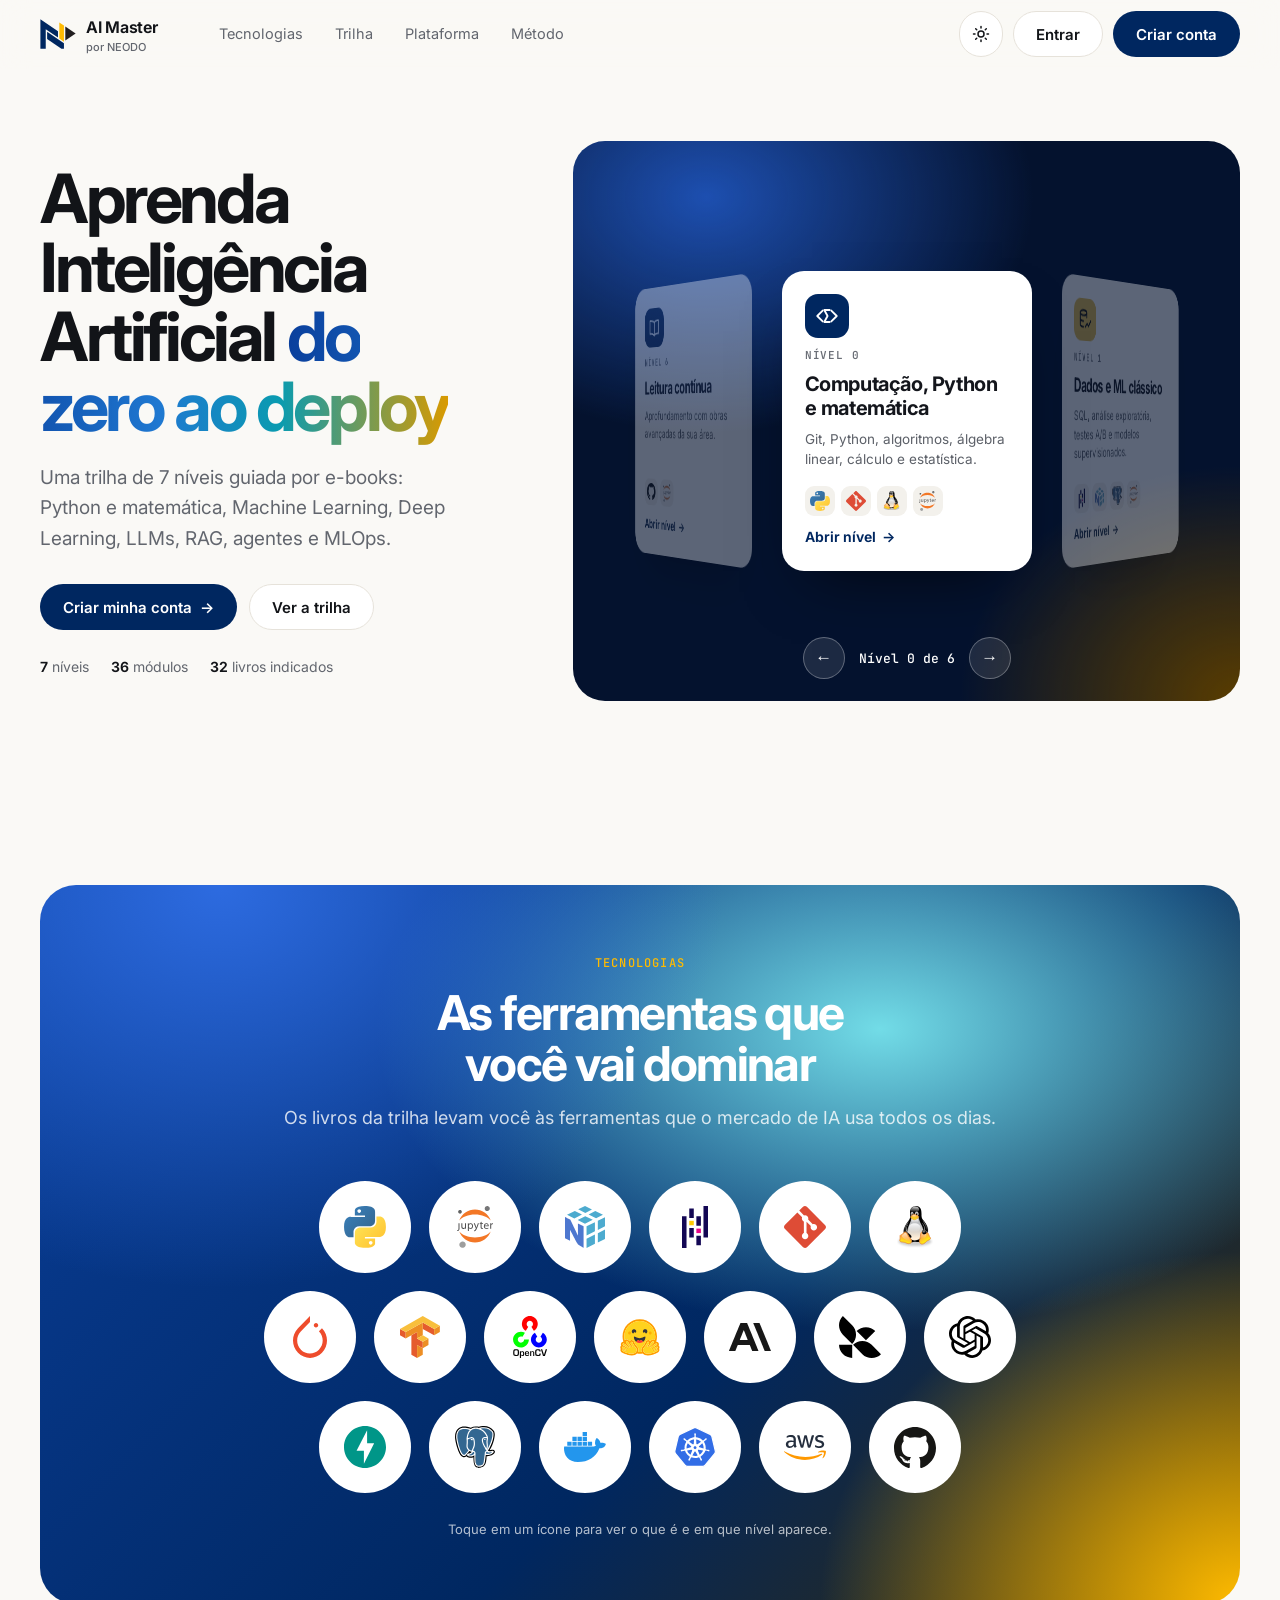
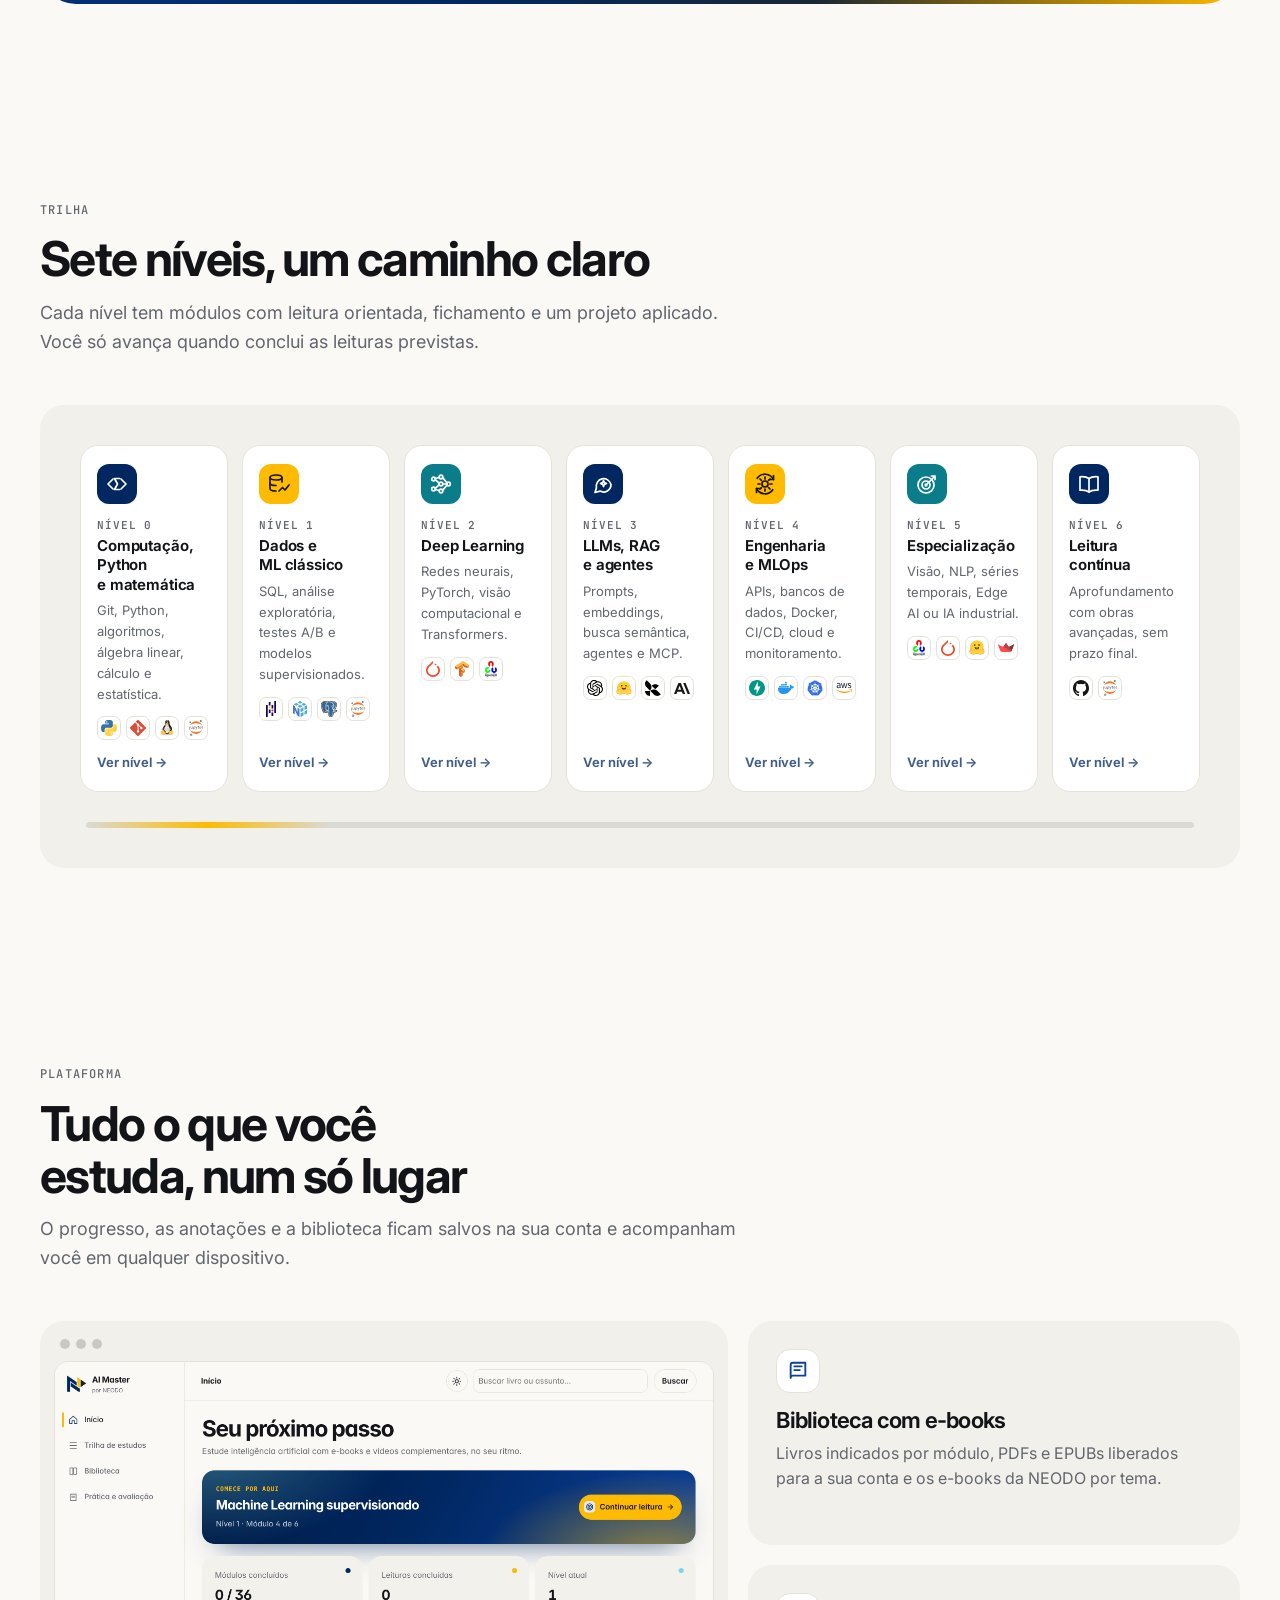
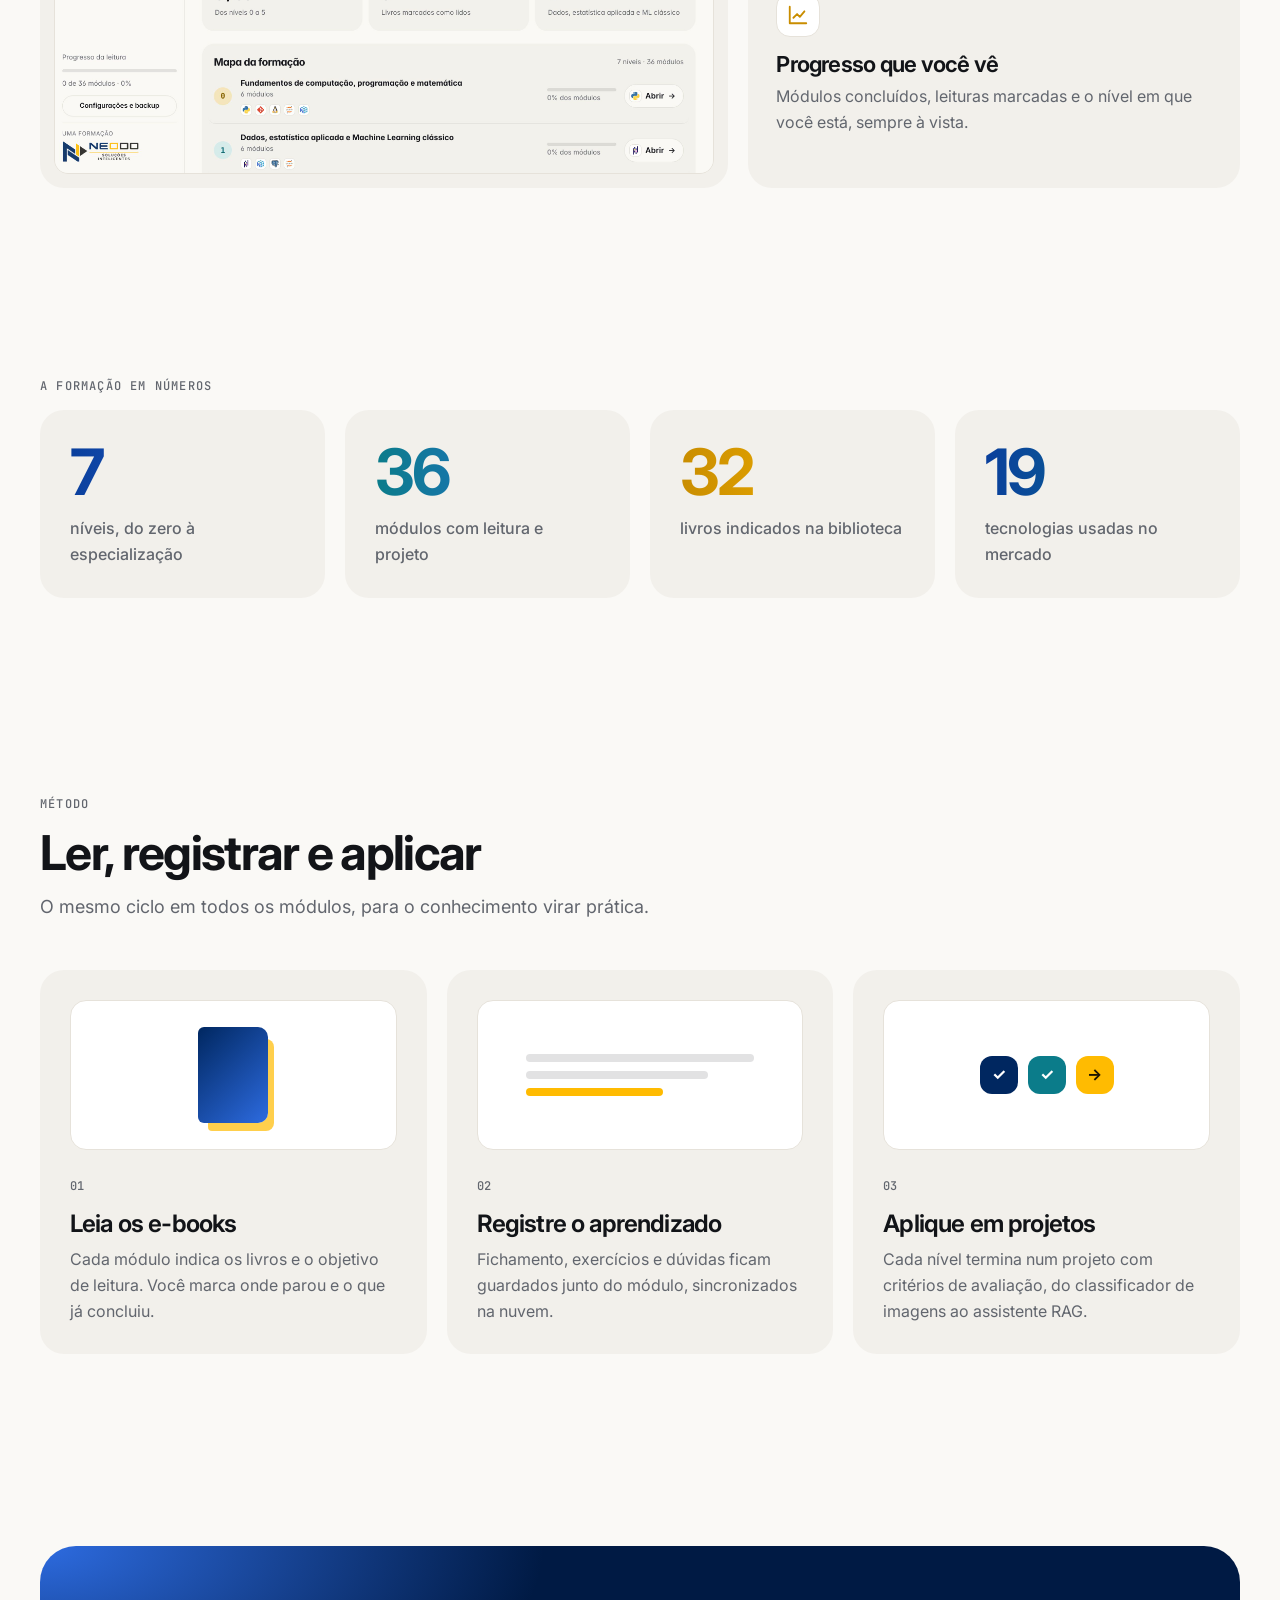
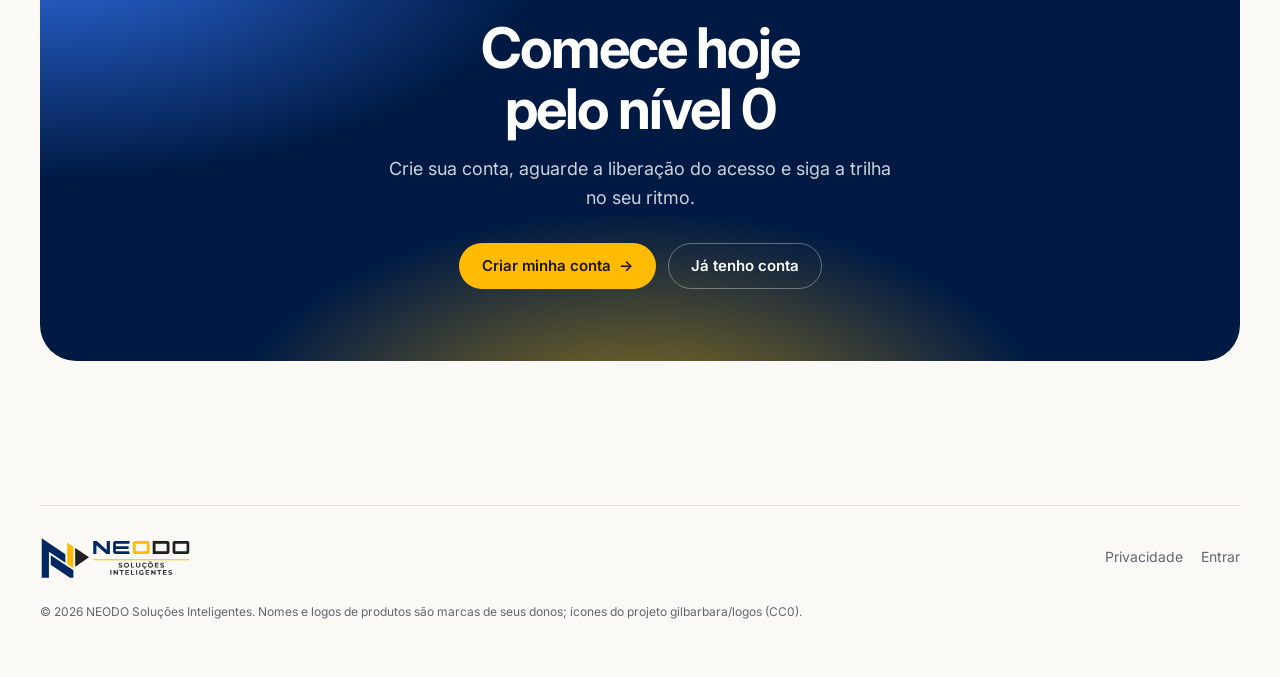
<file: docs/index.html>
<!DOCTYPE html>
<html lang="pt-BR" data-type="software" data-theme="light">
<head>
<meta charset="utf-8">
<meta name="viewport" content="width=device-width, initial-scale=1">
<meta name="site-kind" content="software">
<title>AI Master · NEODO — Formação em Inteligência Artificial por e-books</title>
<meta name="description" content="Trilha em 7 níveis para aprender Inteligência Artificial: de Python e matemática a LLMs, RAG, agentes e MLOps, com e-books, fichamentos, projetos e progresso salvo na nuvem.">
<meta name="theme-color" content="#faf9f6">
<meta property="og:type" content="website">
<meta property="og:title" content="AI Master · NEODO — Formação em Inteligência Artificial">
<meta property="og:description" content="7 níveis e 36 módulos, de Python a LLMs, RAG e MLOps, guiados por e-books.">
<meta property="og:image" content="https://neodo-solucoes.github.io/ai-master/share.jpg">
<meta property="og:url" content="https://neodo-solucoes.github.io/ai-master/">
<meta name="twitter:card" content="summary_large_image">
<link rel="icon" href="brand/neodo-simbolo.svg" type="image/svg+xml">
<link rel="preconnect" href="https://fonts.googleapis.com"><link rel="preconnect" href="https://fonts.gstatic.com" crossorigin>
<link href="https://fonts.googleapis.com/css2?family=Inter:wght@400;500;600;700&family=JetBrains+Mono:wght@500&display=swap" rel="stylesheet">
<script>
/* Links antigos de confirmação/recuperação apontavam para a raiz: leva o token para o app. */
(function(){var h=location.hash,q=location.search;if(/access_token|type=recovery|error_description/.test(h)||/[?&]code=/.test(q)){location.replace('app.html'+q+h)}
try{var t=localStorage.getItem('ai_master_landing_theme');var st=JSON.parse(localStorage.getItem('ai_master_ebooks_state')||'null');t=t||(st&&localStorage.getItem('ai_master_theme_chosen')?st.theme:null)||(matchMedia('(prefers-color-scheme: dark)').matches?'dark':'light');document.documentElement.dataset.theme=t}catch(e){}})();
</script>
<style>
:root{--navy:#002760;--navy2:#0a3f9c;--amber:#FFBB01;--cyan:#72dce7;--ink:#121418;--muted:#62666e;--bg:#faf9f6;--surface:#f2f0eb;--line:#e6e2da;--card:#ffffff;
  --accent:#002760;--accent-ink:#fff;--action:#002760;--action-ink:#fff;--glass:rgb(250 249 246/.72);
  --ease:cubic-bezier(.2,.8,.2,1);--enter:cubic-bezier(.22,1,.36,1);--r:24px;--wrap:1200px}
html[data-theme=dark]{--ink:#f3f5f9;--muted:#9ba5b4;--bg:#0a0e16;--surface:#121926;--line:#202a3a;--card:#141b28;--accent:#FFBB01;--accent-ink:#1c1500;--action:#FFBB01;--action-ink:#1c1500;--glass:rgb(10 14 22/.7)}
*{box-sizing:border-box}html{scroll-behavior:smooth}
body{margin:0;background:var(--bg);color:var(--ink);font:16px/1.6 Inter,system-ui,-apple-system,'Segoe UI',sans-serif;-webkit-font-smoothing:antialiased;overflow-x:hidden;transition:background-color .4s var(--ease),color .3s}
img{max-width:100%;height:auto;display:block}a{color:inherit}
h1,h2,h3{margin:0;letter-spacing:-.035em;line-height:1.08;text-wrap:balance}p{margin:0}
.wrap{width:min(var(--wrap),100% - 48px);margin-inline:auto}
.eyebrow{font:500 12px/1 'JetBrains Mono',ui-monospace,monospace;letter-spacing:.1em;text-transform:uppercase;color:var(--muted)}
.btn{display:inline-flex;align-items:center;justify-content:center;gap:8px;min-height:46px;padding:0 22px;border-radius:999px;font:600 15px/1 Inter,sans-serif;text-decoration:none;border:1px solid var(--line);background:var(--card);color:var(--ink);cursor:pointer;transition:transform .15s var(--ease),background-color .15s var(--ease),box-shadow .25s var(--ease),border-color .15s}
.btn:hover{transform:translateY(-1px);border-color:color-mix(in srgb,var(--ink) 25%,var(--line))}
.btn:active{transform:translateY(0) scale(.97)}
.btn--primary{background:var(--action);color:var(--action-ink);border-color:transparent}
.btn--primary:hover{box-shadow:0 12px 28px -12px color-mix(in srgb,var(--action) 80%,transparent);border-color:transparent}
.btn .arr{transition:transform .25s var(--ease)}.btn:hover .arr{transform:translateX(4px)}
:focus-visible{outline:2px solid var(--accent);outline-offset:3px;border-radius:10px}
.skip{position:absolute;left:12px;top:-60px;z-index:50;background:var(--action);color:var(--action-ink);padding:10px 16px;border-radius:10px}.skip:focus{top:12px}

/* Navegação */
.nav{position:sticky;top:0;z-index:20;background:var(--glass);backdrop-filter:saturate(1.4) blur(14px);-webkit-backdrop-filter:saturate(1.4) blur(14px);border-bottom:1px solid transparent;transition:border-color .3s}
.nav.scrolled{border-bottom-color:var(--line)}
.nav .wrap{display:flex;align-items:center;gap:24px;height:68px}
.brand{display:flex;align-items:center;gap:10px;text-decoration:none;font-weight:650;letter-spacing:-.02em}
.brand img{height:30px;width:auto}.brand small{display:block;font:500 11px/1.1 Inter;color:var(--muted);letter-spacing:0}
.nav ul{display:flex;gap:4px;list-style:none;margin:0 auto 0 24px;padding:0}
.nav ul a{display:block;padding:10px 14px;border-radius:999px;text-decoration:none;font-size:14.5px;color:var(--muted);transition:color .15s,background-color .15s}
.nav ul a:hover{color:var(--ink);background:var(--surface)}
.navright{display:flex;gap:10px;align-items:center;margin-left:auto}
.ico-btn{width:44px;height:44px;padding:0;border-radius:999px;position:relative;overflow:hidden}
.ico-btn svg{width:18px;height:18px;position:absolute;transition:transform .5s var(--enter),opacity .3s}
.ico-btn .sun{opacity:0;transform:rotate(-90deg) scale(.4)}html[data-theme=light] .ico-btn .sun{opacity:1;transform:none}html[data-theme=light] .ico-btn .moon{opacity:0;transform:rotate(90deg) scale(.4)}
.on-dark{display:none!important}html[data-theme=dark] .on-dark{display:block!important}html[data-theme=dark] .on-light{display:none!important}

/* Hero */
.hero{padding:72px 0 88px;position:relative}
.hero .wrap{display:grid;grid-template-columns:minmax(0,5fr) minmax(0,7fr);gap:56px;align-items:center}
.hero h1{font-size:clamp(40px,5.4vw,68px);font-weight:700;letter-spacing:-.05em;line-height:1.02}
.hero h1 .hl{background:linear-gradient(90deg,var(--navy2),#1f78d1 40%,#0a9bb0 65%,#d99a00);-webkit-background-clip:text;background-clip:text;color:transparent}
html[data-theme=dark] .hero h1 .hl{background-image:linear-gradient(90deg,#7fb0ff,var(--cyan) 40%,var(--amber))}
.hero .lead{font-size:19px;color:var(--muted);margin:22px 0 30px;max-width:34ch}
.hero .ctas{display:flex;gap:12px;flex-wrap:wrap}
.proof{margin-top:26px;display:flex;gap:22px;flex-wrap:wrap;color:var(--muted);font-size:14px}
.proof b{color:var(--ink);font-weight:650}
.art{position:relative;height:560px;border-radius:32px;overflow:hidden;isolation:isolate;background:radial-gradient(70% 60% at 20% 10%,#1d4fb0,transparent 70%),radial-gradient(60% 60% at 100% 100%,#5a3d00,transparent 70%),#04122e}
.stage{position:absolute;inset:0;perspective:1400px;display:grid;place-items:center}
.ring{position:relative;width:250px;height:300px;transform-style:preserve-3d;transition:transform 1s var(--enter)}
.lv{position:absolute;inset:0;border-radius:22px;padding:22px;background:#fff;color:#14161c;text-decoration:none;display:flex;flex-direction:column;gap:10px;backface-visibility:hidden;box-shadow:0 30px 60px -30px rgb(0 0 0/.7);border:1px solid rgb(255 255 255/.4);transition:opacity .6s var(--ease),box-shadow .3s,filter .6s}
.lv .n{width:44px;height:44px;border-radius:13px;display:grid;place-items:center;font:600 17px 'JetBrains Mono',monospace;color:#fff;background:var(--navy)}
.lv:nth-child(3n+2) .n{background:var(--amber);color:#1c1500}.lv:nth-child(3n) .n{background:#0b7c8a}
.lv h3{font-size:20px;letter-spacing:-.02em;line-height:1.2;font-weight:700}
.lv p{font-size:13.5px;color:#5c6068;line-height:1.45}
.lv .ics{display:flex;gap:6px;margin-top:auto;flex-wrap:wrap}.lv .ics img{width:30px;height:30px;padding:5px;border-radius:9px;background:#f3f1ec;object-fit:contain}
.lv .go{font-weight:650;font-size:14px;color:var(--navy);display:flex;align-items:center;gap:6px}.lv .go i{font-style:normal;transition:transform .25s var(--ease)}
.lv:hover{box-shadow:0 34px 70px -28px rgb(0 0 0/.8),0 0 0 3px var(--amber)}.lv:hover .go i{transform:translateX(4px)}
.lv.away{opacity:.35;filter:saturate(.6)}
.carousel-ui{position:absolute;left:0;right:0;bottom:22px;display:flex;justify-content:center;align-items:center;gap:14px;color:#fff;font:500 13px 'JetBrains Mono',monospace}
.cbtn{width:42px;height:42px;border-radius:999px;border:1px solid rgb(255 255 255/.3);background:rgb(255 255 255/.1);color:#fff;font-size:17px;cursor:pointer;transition:background-color .15s,transform .15s}
.cbtn:hover{background:rgb(255 255 255/.22)}.cbtn:active{transform:scale(.94)}
.art .shot{position:absolute;right:-40px;bottom:-30px;width:78%;border-radius:18px;box-shadow:0 30px 80px -30px rgb(0 0 0/.7);border:1px solid rgb(255 255 255/.15);overflow:hidden}
.art .note{position:absolute;left:32px;bottom:32px;width:270px;background:rgb(255 255 255/.95);color:#16181d;border-radius:18px;padding:16px 18px;box-shadow:0 20px 50px -20px rgb(0 0 0/.55);font-size:13px}
.note .t{font-weight:650;font-size:14px;margin-bottom:8px}
.note .ln{display:flex;align-items:center;gap:10px;padding:7px 0;border-top:1px solid rgb(0 0 0/.07)}
.note .ln i{width:20px;height:20px;border-radius:50%;flex:none;display:grid;place-items:center;font-style:normal;font-size:12px;font-weight:700;background:#e6eefc;color:#0a3f9c}
.note .ln i.y{background:#fff3cc;color:#8a6400}
.note .bar{height:6px;border-radius:9px;background:#eceae5;margin-top:10px;overflow:hidden}.note .bar span{display:block;height:100%;width:42%;border-radius:9px;background:linear-gradient(90deg,#0a3f9c,#FFBB01);transform-origin:left;animation:fill 1.6s .9s var(--enter) both}
@keyframes fill{from{transform:scaleX(0)}}
[data-enter]>*{animation:rise .8s var(--enter) both}[data-enter]>*:nth-child(2){animation-delay:.08s}[data-enter]>*:nth-child(3){animation-delay:.16s}[data-enter]>*:nth-child(4){animation-delay:.24s}
.art[data-settle]{animation:settle 1.1s .1s var(--enter) both}
@keyframes rise{from{opacity:0;transform:translateY(18px)}}@keyframes settle{from{opacity:0;transform:translateY(24px) scale(.98)}}

/* Seções */
section{padding:96px 0;position:relative}
.head{max-width:720px;margin-bottom:48px}
.head h2{font-size:clamp(32px,3.8vw,48px);font-weight:700;margin-top:12px}
.head p{color:var(--muted);font-size:18px;margin-top:14px}
.center{text-align:center;margin-inline:auto}

/* Tecnologias: nuvem de ícones */
.tech{border-radius:36px;padding:64px 24px;overflow:hidden;position:relative;isolation:isolate;
  background:radial-gradient(60% 80% at 15% 0%,#2d6be0,transparent 70%),radial-gradient(50% 70% at 100% 100%,#FFBB01,transparent 70%),radial-gradient(60% 60% at 70% 20%,#72dce7,transparent 70%),linear-gradient(135deg,#0a3f9c,#002760 60%,#3a2a00)}
.tech .head{color:#fff}.tech .head p{color:rgb(255 255 255/.8)}.tech .eyebrow{color:#FFBB01}
.cloud{display:grid;gap:18px;justify-items:center}
.row{display:flex;gap:18px;justify-content:center}
.bub{width:92px;height:92px;border-radius:50%;display:grid;place-items:center;background:rgb(255 255 255/.18);backdrop-filter:blur(6px);-webkit-backdrop-filter:blur(6px);border:1px solid rgb(255 255 255/.25);transition:transform .3s var(--ease),background-color .3s;animation:bob 3.2s ease-in-out infinite;position:relative}
.bub img{width:42px;height:42px;object-fit:contain}
.bub:nth-child(odd){animation-delay:-1.6s}.bub:nth-child(3n){animation-delay:-.8s}
.bub:hover{transform:scale(1.1);background:rgb(255 255 255/.32)}
.bub.solid{background:#fff}
button.bub{cursor:pointer;padding:0;font:inherit}
.bub:focus-visible{outline:3px solid #FFBB01;outline-offset:3px}
.bub[aria-expanded=true]{transform:scale(1.12);box-shadow:0 0 0 4px #FFBB01,0 18px 40px -14px rgb(0 0 0/.5);animation-play-state:paused}
.cloudhint{text-align:center;color:rgb(255 255 255/.7);font-size:13px;margin-top:26px}
.tpop{position:absolute;z-index:5;width:min(320px,calc(100% - 32px));background:#fff;color:#16181d;border-radius:18px;padding:18px 18px 16px;box-shadow:0 30px 70px -24px rgb(0 0 0/.6);animation:pop .22s var(--ease) both}
.tpop::before{content:"";position:absolute;top:-7px;left:var(--ax,50%);width:14px;height:14px;background:#fff;transform:translateX(-50%) rotate(45deg);border-radius:3px}
.tpop .th{display:flex;align-items:center;gap:12px;margin-bottom:8px}.tpop .th img{width:34px;height:34px;object-fit:contain}
.tpop h3{font-size:17px;font-weight:700;letter-spacing:-.01em}
.tpop p{font-size:14px;line-height:1.5;color:#4a4e57}
.tpop a{display:inline-flex;align-items:center;gap:6px;margin-top:12px;font-size:13px;font-weight:650;color:#002760;text-decoration:none}.tpop a svg{width:18px;height:18px}
.tpop a:hover{text-decoration:underline}
.tpop .x{position:absolute;top:10px;right:10px;width:30px;height:30px;border-radius:50%;border:0;background:#f1efe9;color:#333;font-size:16px;cursor:pointer;line-height:1}
.tpop.up::before{top:auto;bottom:-7px}
@keyframes pop{from{opacity:0;transform:translateY(-6px) scale(.97)}}
.n .ticon{width:24px;height:24px}
.step .lvl,.lv .lvl{font:600 11px 'JetBrains Mono',monospace;letter-spacing:.08em;text-transform:uppercase;color:var(--muted);margin-bottom:4px}
.lv .lvl{color:#6a6e76;margin:0}
.lv .n .ticon{width:26px;height:26px}
@keyframes bob{50%{translate:0 -6px}}

/* Processo: trilha de 7 níveis */
.flow{background:var(--surface);border-radius:var(--r);padding:40px;position:relative;overflow:hidden}
.flow svg.path{position:absolute;inset:0;width:100%;height:100%;pointer-events:none}
.steps{display:grid;grid-template-columns:repeat(7,minmax(0,1fr));gap:14px;position:relative}
.step{background:var(--card);border:1px solid var(--line);border-radius:18px;padding:18px 16px;transition:transform .25s var(--ease),box-shadow .25s,border-color .25s}
.step:hover{transform:translateY(-4px);box-shadow:0 18px 40px -22px rgb(0 20 60/.35);border-color:color-mix(in srgb,var(--accent) 40%,var(--line))}
.step .n{width:40px;height:40px;border-radius:12px;display:grid;place-items:center;font:600 15px 'JetBrains Mono',monospace;margin-bottom:14px;color:#fff;background:var(--navy)}
.step:nth-child(3n+2) .n{background:var(--amber);color:#1c1500}.step:nth-child(3n) .n{background:#0b7c8a}
.step h3{font-size:15px;letter-spacing:-.01em;line-height:1.3;font-weight:650}
.step p{font-size:13px;color:var(--muted);margin-top:6px}
.step{text-decoration:none;color:inherit;display:flex;flex-direction:column}
.sicons{display:flex;gap:5px;margin-top:12px;flex-wrap:wrap}.sicons img{width:24px;height:24px;padding:3px;border-radius:7px;background:#fff;border:1px solid var(--line);object-fit:contain}
.step .go{margin-top:auto;padding-top:12px;font-size:13px;font-weight:650;color:var(--accent);opacity:.75;transition:opacity .2s}.step:hover .go{opacity:1}
.nums{display:grid;grid-template-columns:repeat(4,1fr);gap:20px}
.nums div{background:var(--surface);border-radius:var(--r);padding:30px}
.nums b{display:block;font-size:clamp(48px,5vw,68px);font-weight:700;letter-spacing:-.05em;line-height:1;background:linear-gradient(90deg,var(--navy2),#2d6be0);-webkit-background-clip:text;background-clip:text;color:transparent}
.nums div:nth-child(2) b{background-image:linear-gradient(90deg,#0b7c8a,#2d6be0)}.nums div:nth-child(3) b{background-image:linear-gradient(90deg,#c98d00,#FFBB01)}.nums div:nth-child(4) b{background-image:linear-gradient(90deg,var(--navy2),#0b7c8a)}
html[data-theme=dark] .nums b{background-image:linear-gradient(90deg,#7fb0ff,var(--cyan))}html[data-theme=dark] .nums div:nth-child(3) b{background-image:linear-gradient(90deg,var(--amber),#ffe08a)}
.nums span{display:block;margin-top:12px;color:var(--muted);font-weight:500}
.rail{position:relative;height:6px;border-radius:9px;background:color-mix(in srgb,var(--ink) 10%,transparent);margin:30px 6px 0;overflow:hidden}
.rail span{position:absolute;top:0;left:0;height:100%;width:22%;border-radius:9px;background:linear-gradient(90deg,transparent,var(--amber),transparent);animation:pulse 3.2s linear infinite}
@keyframes pulse{from{transform:translateX(-100%)}to{transform:translateX(560%)}}

/* Por dentro: imagens do produto */
.shots{display:grid;grid-template-columns:7fr 5fr;gap:20px}
.frame{border-radius:var(--r);background:var(--surface);padding:14px;position:relative;overflow:hidden}
.frame .bar3{display:flex;gap:6px;padding:4px 6px 12px}.frame .bar3 i{width:10px;height:10px;border-radius:50%;background:color-mix(in srgb,var(--ink) 18%,transparent)}
.frame img{border-radius:14px;border:1px solid var(--line);transition:transform .6s var(--ease)}
.frame:hover img{transform:scale(1.02)}
.frame figcaption{display:none}
.side{display:grid;gap:20px}
.feat{background:var(--surface);border-radius:var(--r);padding:28px}
.feat h3{font-size:22px;font-weight:650;margin:16px 0 8px}.feat p{color:var(--muted)}
.feat .ic{width:44px;height:44px;border-radius:14px;display:grid;place-items:center;background:var(--card);border:1px solid var(--line)}
.feat .ic svg{width:22px;height:22px}

/* Números + curva */
.growth{background:var(--surface);border-radius:var(--r);padding:48px;display:grid;grid-template-columns:4fr 8fr;gap:32px;align-items:end;overflow:hidden}
.big{display:grid;gap:22px}
.big b{display:block;font-size:clamp(44px,5vw,64px);font-weight:700;letter-spacing:-.05em;line-height:1;background:linear-gradient(90deg,var(--navy2),#2d6be0);-webkit-background-clip:text;background-clip:text;color:transparent}
.big div:nth-child(2) b{background-image:linear-gradient(90deg,#0b7c8a,#2d6be0)}.big div:nth-child(3) b{background-image:linear-gradient(90deg,#c98d00,#FFBB01)}
html[data-theme=dark] .big b{background-image:linear-gradient(90deg,#7fb0ff,var(--cyan))}html[data-theme=dark] .big div:nth-child(3) b{background-image:linear-gradient(90deg,var(--amber),#ffe08a)}
.big span{color:var(--muted);font-size:15px;font-weight:500}







/* Método */
.method{display:grid;grid-template-columns:repeat(3,1fr);gap:20px}
.mcard{background:var(--surface);border-radius:var(--r);padding:30px;transition:transform .25s var(--ease),box-shadow .25s}
.mcard:hover{transform:translateY(-3px);box-shadow:0 18px 40px -26px rgb(0 20 60/.4)}
.mcard .k{font:500 12px 'JetBrains Mono',monospace;color:var(--muted)}
.mcard h3{font-size:24px;font-weight:650;margin:14px 0 10px}.mcard p{color:var(--muted)}
.mcard .vis{height:150px;border-radius:16px;margin-bottom:22px;background:var(--card);border:1px solid var(--line);position:relative;overflow:hidden;display:grid;place-items:center}
.vis .bk{width:70px;height:96px;border-radius:6px 10px 10px 6px;background:linear-gradient(135deg,var(--navy),#2d6be0);box-shadow:8px 10px 0 -2px color-mix(in srgb,var(--amber) 70%,transparent);transition:transform .4s var(--ease)}
.mcard:hover .vis .bk{transform:rotate(-6deg) translateY(-4px)}
.vis .lines{width:70%;display:grid;gap:9px}.vis .lines i{height:8px;border-radius:9px;background:color-mix(in srgb,var(--ink) 12%,transparent)}.vis .lines i:nth-child(2){width:80%}.vis .lines i:nth-child(3){width:60%;background:var(--amber)}
.vis .chk{display:flex;gap:10px}.vis .chk i{width:38px;height:38px;border-radius:12px;display:grid;place-items:center;background:var(--navy);color:#fff;font-style:normal;font-weight:700;transition:transform .3s var(--ease)}
.vis .chk i:nth-child(2){background:#0b7c8a}.vis .chk i:nth-child(3){background:var(--amber);color:#1c1500}
.mcard:hover .vis .chk i{transform:translateY(-4px)}.mcard:hover .vis .chk i:nth-child(2){transition-delay:.05s}.mcard:hover .vis .chk i:nth-child(3){transition-delay:.1s}

/* Chamada final */
.close{border-radius:36px;padding:72px 48px;text-align:center;color:#fff;position:relative;overflow:hidden;isolation:isolate;background:radial-gradient(50% 80% at 50% 120%,rgb(255 187 1/.6),transparent 70%),radial-gradient(60% 80% at 0% 0%,#2d6be0,transparent 70%),#001a44}
.close h2{font-size:clamp(34px,4.4vw,56px);font-weight:700;max-width:16ch;margin-inline:auto}
.close p{color:rgb(255 255 255/.8);font-size:18px;margin:16px auto 30px;max-width:46ch}
.close .btn--primary{background:var(--amber);color:#1c1500}
.close .btn:not(.btn--primary){background:transparent;color:#fff;border-color:rgb(255 255 255/.35)}

footer{padding:48px 0 56px;color:var(--muted);font-size:14px}
footer .wrap{display:flex;gap:24px;align-items:center;justify-content:space-between;flex-wrap:wrap;border-top:1px solid var(--line);padding-top:32px}
footer img{height:40px;width:auto}
footer nav{display:flex;gap:18px}footer a{text-decoration:none}footer a:hover{color:var(--ink)}
footer small{display:block;width:100%;font-size:12px}

/* Responsivo */
@media(max-width:1024px){.nums{grid-template-columns:repeat(2,1fr)}.hero .wrap{grid-template-columns:1fr}.art{height:440px}.steps{grid-template-columns:repeat(4,1fr)}.growth{grid-template-columns:1fr}.shots{grid-template-columns:1fr}}
@media(max-width:760px){.nav ul{display:none}.method{grid-template-columns:1fr}.steps{grid-template-columns:repeat(2,1fr)}.bub{width:64px;height:64px}.bub img{width:30px;height:30px}.row{gap:10px}.cloud{gap:10px}.cloud{display:flex;flex-wrap:wrap;justify-content:center}.row{display:contents}
  section{padding:64px 0}.flow{padding:24px}.ring{width:210px;height:270px}.lv{padding:18px}.close{padding:56px 24px}.art .note{width:230px;left:16px;top:16px}.art{height:400px}.hero{padding:40px 0 56px}.brand small{display:none}.nav .btn--primary{display:none}}
@media(prefers-reduced-motion:reduce){*,*::before,*::after{animation:none!important;transition:none!important}html{scroll-behavior:auto}.chart .bars rect{transform:none}.chart .curve{stroke-dashoffset:0}}
</style>
</head>
<body>
<a class="skip" href="#conteudo">Pular para o conteúdo</a>
<header class="nav" id="nav"><div class="wrap">
  <a class="brand" href="./" aria-label="AI Master · NEODO"><img class="on-light" src="brand/neodo-simbolo.svg" alt=""><img class="on-dark" src="brand/neodo-simbolo-dark.svg" alt=""><span>AI Master<small>por NEODO</small></span></a>
  <ul><li><a href="#tecnologias">Tecnologias</a></li><li><a href="#trilha">Trilha</a></li><li><a href="#plataforma">Plataforma</a></li><li><a href="#metodo">Método</a></li></ul>
  <div class="navright">
    <button class="btn ico-btn" id="themeBtn" type="button" aria-label="Alternar tema claro/escuro"><svg class="sun" viewBox="0 0 24 24" fill="none" stroke="currentColor" stroke-width="2" stroke-linecap="round"><circle cx="12" cy="12" r="4"/><path d="M12 2v2M12 20v2M4.9 4.9l1.4 1.4M17.7 17.7l1.4 1.4M2 12h2M20 12h2M4.9 19.1l1.4-1.4M17.7 6.3l1.4-1.4"/></svg><svg class="moon" viewBox="0 0 24 24" fill="none" stroke="currentColor" stroke-width="2" stroke-linecap="round" stroke-linejoin="round"><path d="M21 12.8A9 9 0 1 1 11.2 3a7 7 0 0 0 9.8 9.8z"/></svg></button>
    <a class="btn" href="app.html">Entrar</a>
    <a class="btn btn--primary" href="app.html#cadastro">Criar conta</a>
  </div>
</div></header>

<main id="conteudo">
<!-- deal: kind software · hero collage · effect orb-sphere (3D, pedido do cliente) · palette NEODO (azul-marinho, amarelo, ciano) · type Inter -->
<section class="hero" aria-labelledby="h1"><div class="wrap">
  <div data-enter>
    <h1 id="h1">Aprenda Inteligência Artificial <span class="hl">do zero ao deploy</span></h1>
    <p class="lead">Uma trilha de 7 níveis guiada por e-books: Python e matemática, Machine Learning, Deep Learning, LLMs, RAG, agentes e MLOps.</p>
    <div class="ctas"><a class="btn btn--primary" href="app.html#cadastro">Criar minha conta <span class="arr">→</span></a><a class="btn" href="#trilha">Ver a trilha</a></div>
    <div class="proof"><span><b>7</b> níveis</span><span><b>36</b> módulos</span><span><b>32</b> livros indicados</span></div>
  </div>
  <div class="art" data-settle aria-roledescription="carrossel" aria-label="Níveis da formação">
    <div class="stage" id="stage"><div class="ring" id="ring"></div></div>
    <div class="carousel-ui"><button class="cbtn" id="prev" type="button" aria-label="Nível anterior">←</button><span id="clabel" aria-live="polite">Nível 0</span><button class="cbtn" id="next" type="button" aria-label="Próximo nível">→</button></div>
  </div>
</div></section>

<section id="tecnologias" aria-labelledby="h-tec"><div class="wrap">
  <div class="tech">
    <div class="head center"><span class="eyebrow">Tecnologias</span><h2 id="h-tec">As ferramentas que você vai dominar</h2><p>Os livros da trilha levam você às ferramentas que o mercado de IA usa todos os dias.</p></div>
    <div class="cloud" id="cloud"></div>
    <p class="cloudhint">Toque em um ícone para ver o que é e em que nível aparece.</p>
    <div class="tpop" id="tpop" role="dialog" aria-modal="false" aria-labelledby="tpop-h" hidden></div>
  </div>
</div></section>

<section id="trilha" aria-labelledby="h-tri"><div class="wrap">
  <div class="head"><span class="eyebrow">Trilha</span><h2 id="h-tri">Sete níveis, um caminho claro</h2><p>Cada nível tem módulos com leitura orientada, fichamento e um projeto aplicado. Você só avança quando conclui as leituras previstas.</p></div>
  <div class="flow">
    <div class="steps">
      <a class="step" href="app.html#nivel-0"><span class="n" data-t="0"></span><span class="lvl">Nível 0</span><h3>Computação, Python e matemática</h3><p>Git, Python, algoritmos, álgebra linear, cálculo e estatística.</p><span class="sicons" data-level></span><span class="go">Ver nível →</span></a>
      <a class="step" href="app.html#nivel-1"><span class="n" data-t="1"></span><span class="lvl">Nível 1</span><h3>Dados e ML clássico</h3><p>SQL, análise exploratória, testes A/B e modelos supervisionados.</p><span class="sicons" data-level></span><span class="go">Ver nível →</span></a>
      <a class="step" href="app.html#nivel-2"><span class="n" data-t="2"></span><span class="lvl">Nível 2</span><h3>Deep Learning</h3><p>Redes neurais, PyTorch, visão computacional e Transformers.</p><span class="sicons" data-level></span><span class="go">Ver nível →</span></a>
      <a class="step" href="app.html#nivel-3"><span class="n" data-t="3"></span><span class="lvl">Nível 3</span><h3>LLMs, RAG e agentes</h3><p>Prompts, embeddings, busca semântica, agentes e MCP.</p><span class="sicons" data-level></span><span class="go">Ver nível →</span></a>
      <a class="step" href="app.html#nivel-4"><span class="n" data-t="4"></span><span class="lvl">Nível 4</span><h3>Engenharia e MLOps</h3><p>APIs, bancos de dados, Docker, CI/CD, cloud e monitoramento.</p><span class="sicons" data-level></span><span class="go">Ver nível →</span></a>
      <a class="step" href="app.html#nivel-5"><span class="n" data-t="5"></span><span class="lvl">Nível 5</span><h3>Especialização</h3><p>Visão, NLP, séries temporais, Edge AI ou IA industrial.</p><span class="sicons" data-level></span><span class="go">Ver nível →</span></a>
      <a class="step" href="app.html#nivel-6"><span class="n" data-t="6"></span><span class="lvl">Nível 6</span><h3>Leitura contínua</h3><p>Aprofundamento com obras avançadas, sem prazo final.</p><span class="sicons" data-level></span><span class="go">Ver nível →</span></a>
    </div>
    <div class="rail" aria-hidden="true"><span></span></div>
  </div>
</div></section>

<section id="plataforma" aria-labelledby="h-pla"><div class="wrap">
  <div class="head"><span class="eyebrow">Plataforma</span><h2 id="h-pla">Tudo o que você estuda, num só lugar</h2><p>O progresso, as anotações e a biblioteca ficam salvos na sua conta e acompanham você em qualquer dispositivo.</p></div>
  <div class="shots">
    <figure class="frame" style="margin:0"><div class="bar3" aria-hidden="true"><i></i><i></i><i></i></div>
      <img class="on-light" src="img/app-inicio-light.jpg" alt="Tela inicial do AI Master com o próximo módulo, métricas de estudo e o mapa da formação" width="1280" height="800" loading="lazy">
      <img class="on-dark" src="img/app-inicio-dark.jpg" alt="Tela inicial do AI Master no tema escuro" width="1280" height="800" loading="lazy"></figure>
    <div class="side">
      <div class="feat"><span class="ic"><svg viewBox="0 0 24 24" fill="none" stroke="#0a3f9c" stroke-width="2" stroke-linecap="round" stroke-linejoin="round"><path d="M4 19.5A2.5 2.5 0 0 1 6.5 17H20V3H6.5A2.5 2.5 0 0 0 4 5.5z"/><path d="M8 7h8M8 11h6"/></svg></span><h3>Biblioteca com e-books</h3><p>Livros indicados por módulo, PDFs e EPUBs liberados para a sua conta e os e-books da NEODO por tema.</p></div>
      <div class="feat"><span class="ic"><svg viewBox="0 0 24 24" fill="none" stroke="#c98d00" stroke-width="2" stroke-linecap="round" stroke-linejoin="round"><path d="M3 3v18h18"/><path d="M7 15l4-4 3 3 5-6"/></svg></span><h3>Progresso que você vê</h3><p>Módulos concluídos, leituras marcadas e o nível em que você está, sempre à vista.</p></div>
    </div>
  </div>
</div></section>

<section aria-labelledby="h-num"><div class="wrap">
  <h2 id="h-num" class="eyebrow" style="font-size:12px;letter-spacing:.1em;margin-bottom:18px">A formação em números</h2>
  <div class="nums">
    <div><b>7</b><span>níveis, do zero à especialização</span></div>
    <div><b>36</b><span>módulos com leitura e projeto</span></div>
    <div><b>32</b><span>livros indicados na biblioteca</span></div>
    <div><b>19</b><span>tecnologias usadas no mercado</span></div>
  </div>
</div></section>

<section id="metodo" aria-labelledby="h-met"><div class="wrap">
  <div class="head"><span class="eyebrow">Método</span><h2 id="h-met">Ler, registrar e aplicar</h2><p>O mesmo ciclo em todos os módulos, para o conhecimento virar prática.</p></div>
  <div class="method">
    <div class="mcard"><div class="vis" aria-hidden="true"><div class="bk"></div></div><span class="k">01</span><h3>Leia os e-books</h3><p>Cada módulo indica os livros e o objetivo de leitura. Você marca onde parou e o que já concluiu.</p></div>
    <div class="mcard"><div class="vis" aria-hidden="true"><div class="lines"><i></i><i></i><i></i></div></div><span class="k">02</span><h3>Registre o aprendizado</h3><p>Fichamento, exercícios e dúvidas ficam guardados junto do módulo, sincronizados na nuvem.</p></div>
    <div class="mcard"><div class="vis" aria-hidden="true"><div class="chk"><i>✓</i><i>✓</i><i>→</i></div></div><span class="k">03</span><h3>Aplique em projetos</h3><p>Cada nível termina num projeto com critérios de avaliação, do classificador de imagens ao assistente RAG.</p></div>
  </div>
</div></section>

<section aria-labelledby="h-cta"><div class="wrap">
  <div class="close">
    <h2 id="h-cta">Comece hoje pelo nível 0</h2>
    <p>Crie sua conta, aguarde a liberação do acesso e siga a trilha no seu ritmo.</p>
    <div class="ctas" style="justify-content:center;display:flex;gap:12px;flex-wrap:wrap"><a class="btn btn--primary" href="app.html#cadastro">Criar minha conta <span class="arr">→</span></a><a class="btn" href="app.html">Já tenho conta</a></div>
  </div>
</div></section>
</main>

<footer><div class="wrap">
  <img class="on-light" src="brand/neodo-horizontal.svg" alt="NEODO Soluções Inteligentes"><img class="on-dark" src="brand/neodo-horizontal-dark.svg" alt="NEODO Soluções Inteligentes">
  <nav><a href="privacidade.html">Privacidade</a><a href="app.html">Entrar</a></nav>
  <small>© 2026 NEODO Soluções Inteligentes. Nomes e logos de produtos são marcas de seus donos; ícones do projeto gilbarbara/logos (CC0).</small>
</div></footer>

<script src="temas.js?v=16"></script>
<script>
(function(){
  const root=document.documentElement,btn=document.getElementById('themeBtn'),reduce=matchMedia('(prefers-reduced-motion: reduce)').matches;
  function apply(t){root.dataset.theme=t;try{localStorage.setItem('ai_master_landing_theme',t);const k='ai_master_ebooks_state',s=JSON.parse(localStorage.getItem(k)||'null');if(s){s.theme=t;localStorage.setItem(k,JSON.stringify(s));localStorage.setItem('ai_master_theme_chosen','1')}}catch(e){}
    document.querySelector('meta[name=theme-color]').content=t==='dark'?'#0a0e16':'#faf9f6'}
  btn.addEventListener('click',ev=>{const t=root.dataset.theme==='dark'?'light':'dark';
    if(document.startViewTransition&&!reduce){const x=ev.clientX,y=ev.clientY,r=Math.hypot(Math.max(x,innerWidth-x),Math.max(y,innerHeight-y));
      document.startViewTransition(()=>apply(t)).ready.then(()=>root.animate({clipPath:[`circle(0 at ${x}px ${y}px)`,`circle(${r}px at ${x}px ${y}px)`]},{duration:550,easing:'cubic-bezier(.22,1,.36,1)',pseudoElement:'::view-transition-new(root)'})).catch(()=>{})}
    else apply(t)});
  const nav=document.getElementById('nav');addEventListener('scroll',()=>nav.classList.toggle('scrolled',scrollY>8),{passive:true});
  // Carrossel 3D dos níveis
  const L=[['Computação, Python e matemática','Git, Python, algoritmos, álgebra linear, cálculo e estatística.',['python','git','linux','jupyter']],
    ['Dados e ML clássico','SQL, análise exploratória, testes A/B e modelos supervisionados.',['pandas','numpy','postgresql','jupyter']],
    ['Deep Learning','Redes neurais, PyTorch, visão computacional e Transformers.',['pytorch','tensorflow','opencv']],
    ['LLMs, RAG e agentes','Prompts, embeddings, busca semântica, agentes e MCP.',['openai','huggingface','langchain','anthropic']],
    ['Engenharia e MLOps','APIs, bancos de dados, Docker, CI/CD, cloud e monitoramento.',['fastapi','docker','kubernetes','aws']],
    ['Especialização','Visão, NLP, séries temporais, Edge AI ou IA industrial.',['opencv','pytorch','huggingface','streamlit']],
    ['Leitura contínua','Aprofundamento com obras avançadas da sua área.',['github','jupyter']]];
  const ic=l=>l.map(i=>`<img src="brand/icons/${i}.svg" alt="" loading="lazy">`).join('');
  document.querySelectorAll('.step').forEach((st,i)=>{const b=st.querySelector('.sicons');if(b)b.innerHTML=ic(L[i][2]);const n=st.querySelector('.n');if(n)n.innerHTML=themeIcon(i)});
  // Tecnologias: ícones clicáveis com definição
  const T=[[['python','Python',0,'A linguagem principal da IA: scripts, análise de dados e treino de modelos.'],['jupyter','Jupyter',0,'Cadernos interativos para testar código, ver gráficos e registrar experimentos.'],['numpy','NumPy',0,'Vetores e matrizes em Python. É a base numérica de quase toda biblioteca de IA.'],['pandas','pandas',1,'Tabelas de dados em Python: ler, limpar, filtrar, juntar e agrupar.'],['git','Git',0,'Controle de versões do código. Guarda cada mudança e permite voltar atrás.'],['linux','Linux',0,'O sistema dos servidores e da nuvem: terminal, arquivos, processos e permissões.']],
    [['pytorch','PyTorch',2,'O framework de deep learning mais usado em pesquisa e produção.'],['tensorflow','TensorFlow',2,'Framework de deep learning do Google, com o Keras para montar redes rapidamente.'],['opencv','OpenCV',2,'Visão computacional: tratar imagens e vídeo, detectar, medir e rastrear objetos.'],['huggingface','Hugging Face',2,'Repositório de modelos e datasets prontos, com a biblioteca Transformers.'],['anthropic','Claude API',3,'API dos modelos Claude para texto, análise de documentos e agentes com ferramentas.'],['langchain','LangChain',3,'Framework para montar aplicações com LLMs: RAG, memória, ferramentas e agentes.'],['openai','OpenAI API',3,'API dos modelos GPT para gerar texto, criar embeddings e chamar ferramentas.']],
    [['fastapi','FastAPI',4,'Framework Python para criar APIs rápidas que colocam modelos em uso.'],['postgresql','PostgreSQL',1,'Banco de dados relacional. Com pgvector, também guarda embeddings para busca semântica.'],['docker','Docker',4,'Empacota a aplicação e suas dependências num contêiner que roda igual em qualquer máquina.'],['kubernetes','Kubernetes',4,'Orquestra contêineres em produção: escala, atualiza e reinicia serviços sozinho.'],['aws','AWS',4,'A nuvem da Amazon para guardar dados, treinar e publicar modelos.'],['github','GitHub',4,'Hospeda repositórios, revisões de código e automações de CI/CD.']]];
  const cloud=document.getElementById('cloud'),pop=document.getElementById('tpop'),tech=cloud.parentElement;let openB=null;
  cloud.innerHTML=T.map(r=>`<div class="row">${r.map(([k,n])=>`<button type="button" class="bub solid" data-k="${k}" aria-label="${n}" aria-expanded="false" aria-controls="tpop"><img src="brand/icons/${k}.svg" alt=""></button>`).join('')}</div>`).join('');
  const TD=Object.fromEntries(T.flat().map(t=>[t[0],t]));
  function closePop(){if(!openB)return;openB.setAttribute('aria-expanded','false');pop.hidden=true;openB=null}
  function openPop(b){const [k,n,lv,d]=TD[b.dataset.k];if(openB===b){closePop();return}closePop();openB=b;b.setAttribute('aria-expanded','true');
    pop.innerHTML=`<button type="button" class="x" aria-label="Fechar">×</button><div class="th"><img src="brand/icons/${k}.svg" alt=""><h3 id="tpop-h">${n}</h3></div><p>${d}</p><a href="app.html#nivel-${lv}">${themeIcon(lv)}Aparece no nível ${lv}: ${L[lv][0]} →</a>`;
    pop.hidden=false;const tr=tech.getBoundingClientRect(),br=b.getBoundingClientRect(),w=pop.offsetWidth,cx=br.left+br.width/2-tr.left;
    const left=Math.max(16,Math.min(tr.width-w-16,cx-w/2));pop.style.left=left+'px';const h=pop.offsetHeight;let top=br.bottom-tr.top+14;const up=top+h>tr.height-8;if(up)top=br.top-tr.top-14-h;pop.classList.toggle('up',up);pop.style.top=top+'px';pop.style.setProperty('--ax',(cx-left)+'px');
    pop.querySelector('.x').onclick=()=>{const bb=openB;closePop();bb&&bb.focus()}}
  cloud.addEventListener('click',e=>{const b=e.target.closest('.bub');if(b)openPop(b)});
  document.addEventListener('click',e=>{if(openB&&!pop.contains(e.target)&&!cloud.contains(e.target))closePop()});
  document.addEventListener('keydown',e=>{if(e.key==='Escape'&&openB){const bb=openB;closePop();bb.focus()}});
  let lw=innerWidth;addEventListener('resize',()=>{if(innerWidth!==lw){lw=innerWidth;closePop()}});
  const ring=document.getElementById('ring'),stage=document.getElementById('stage'),N=L.length,step=360/N;
  ring.innerHTML=L.map((l,i)=>`<a class="lv" href="app.html#nivel-${i}" aria-label="Nível ${i}: ${l[0]}"><span class="n">${themeIcon(i)}</span><span class="lvl">Nível ${i}</span><h3>${l[0]}</h3><p>${l[1]}</p><span class="ics">${ic(l[2])}</span><span class="go">Abrir nível <i>→</i></span></a>`).join('');
  const cards=[...ring.children];let cur=0,timer=null,paused=false;
  function radius(){return Math.round((ring.offsetWidth/2)/Math.tan(Math.PI/N))+40}
  function place(){const R=radius();cards.forEach((c,i)=>c.style.transform=`rotateY(${i*step}deg) translateZ(${R}px)`);show()}
  function show(){const R=radius();ring.style.transform=`translateZ(${-R}px) rotateY(${-cur*step}deg)`;const k=((cur%N)+N)%N;
    cards.forEach((c,i)=>{const front=i===k;c.classList.toggle('away',!front);c.tabIndex=front?0:-1;c.setAttribute('aria-hidden',front?'false':'true')});
    document.getElementById('clabel').textContent=`Nível ${k} de ${N-1}`}
  function go(d){cur+=d;show()}
  function auto(){clearInterval(timer);if(!reduce)timer=setInterval(()=>{if(!paused&&!document.hidden)go(1)},3200)}
  document.getElementById('next').onclick=()=>{go(1);auto()};document.getElementById('prev').onclick=()=>{go(-1);auto()};
  const art=stage.parentElement;['mouseenter','focusin'].forEach(e=>art.addEventListener(e,()=>paused=true));['mouseleave','focusout'].forEach(e=>art.addEventListener(e,()=>paused=false));
  art.addEventListener('keydown',e=>{if(e.key==='ArrowRight'){go(1);auto()}if(e.key==='ArrowLeft'){go(-1);auto()}});
  let sx=null;stage.addEventListener('pointerdown',e=>sx=e.clientX);stage.addEventListener('pointerup',e=>{if(sx!==null&&Math.abs(e.clientX-sx)>40){go(e.clientX<sx?1:-1);auto()}sx=null});
  place();auto();addEventListener('resize',place);
})();
</script>
</body>
</html>
</file>
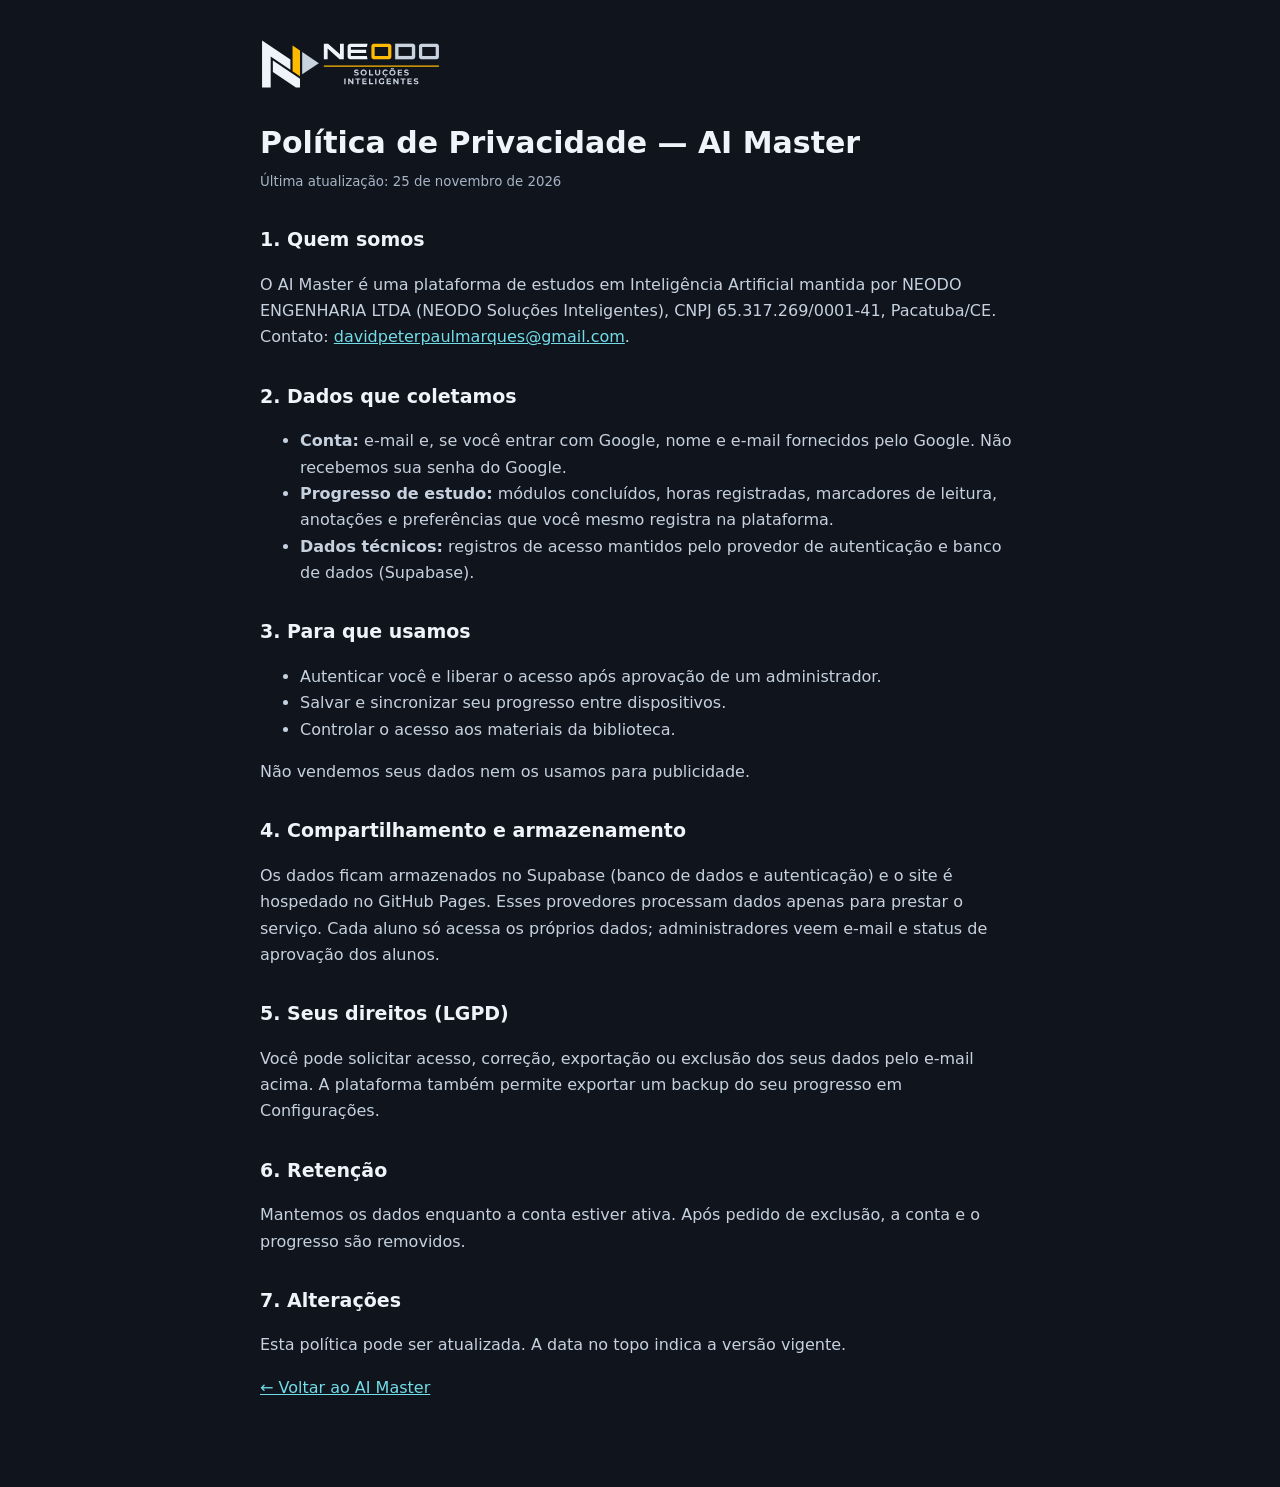
<file: docs/privacidade.html>
<!DOCTYPE html>
<html lang="pt-BR"><head><meta charset="utf-8"><meta name="viewport" content="width=device-width, initial-scale=1">
<title>Política de Privacidade — AI Master</title>
<style>body{margin:0;background:#10141c;color:#f0f4fa;font:16px/1.65 system-ui,-apple-system,'Segoe UI',sans-serif}main{max-width:760px;margin:auto;padding:40px 22px 70px}h1{font-size:30px;line-height:1.25;margin:0 0 6px}h2{font-size:19px;margin:30px 0 8px}p,li{color:#c6d1df}a{color:#72dce7}small{color:#a6b4c6}</style>
</head><body><main>
<img src="brand/neodo-horizontal-dark.svg" alt="NEODO Soluções Inteligentes" style="height:48px;margin-bottom:28px">
<h1>Política de Privacidade — AI Master</h1>
<small>Última atualização: 25 de novembro de 2026</small>

<h2>1. Quem somos</h2>
<p>O AI Master é uma plataforma de estudos em Inteligência Artificial mantida por NEODO ENGENHARIA LTDA (NEODO Soluções Inteligentes), CNPJ 65.317.269/0001-41, Pacatuba/CE. Contato: <a href="mailto:davidpeterpaulmarques@gmail.com">davidpeterpaulmarques@gmail.com</a>.</p>

<h2>2. Dados que coletamos</h2>
<ul>
<li><strong>Conta:</strong> e-mail e, se você entrar com Google, nome e e-mail fornecidos pelo Google. Não recebemos sua senha do Google.</li>
<li><strong>Progresso de estudo:</strong> módulos concluídos, horas registradas, marcadores de leitura, anotações e preferências que você mesmo registra na plataforma.</li>
<li><strong>Dados técnicos:</strong> registros de acesso mantidos pelo provedor de autenticação e banco de dados (Supabase).</li>
</ul>

<h2>3. Para que usamos</h2>
<ul>
<li>Autenticar você e liberar o acesso após aprovação de um administrador.</li>
<li>Salvar e sincronizar seu progresso entre dispositivos.</li>
<li>Controlar o acesso aos materiais da biblioteca.</li>
</ul>
<p>Não vendemos seus dados nem os usamos para publicidade.</p>

<h2>4. Compartilhamento e armazenamento</h2>
<p>Os dados ficam armazenados no Supabase (banco de dados e autenticação) e o site é hospedado no GitHub Pages. Esses provedores processam dados apenas para prestar o serviço. Cada aluno só acessa os próprios dados; administradores veem e-mail e status de aprovação dos alunos.</p>

<h2>5. Seus direitos (LGPD)</h2>
<p>Você pode solicitar acesso, correção, exportação ou exclusão dos seus dados pelo e-mail acima. A plataforma também permite exportar um backup do seu progresso em Configurações.</p>

<h2>6. Retenção</h2>
<p>Mantemos os dados enquanto a conta estiver ativa. Após pedido de exclusão, a conta e o progresso são removidos.</p>

<h2>7. Alterações</h2>
<p>Esta política pode ser atualizada. A data no topo indica a versão vigente.</p>

<p><a href="./">← Voltar ao AI Master</a></p>
</main></body></html>
</file>
